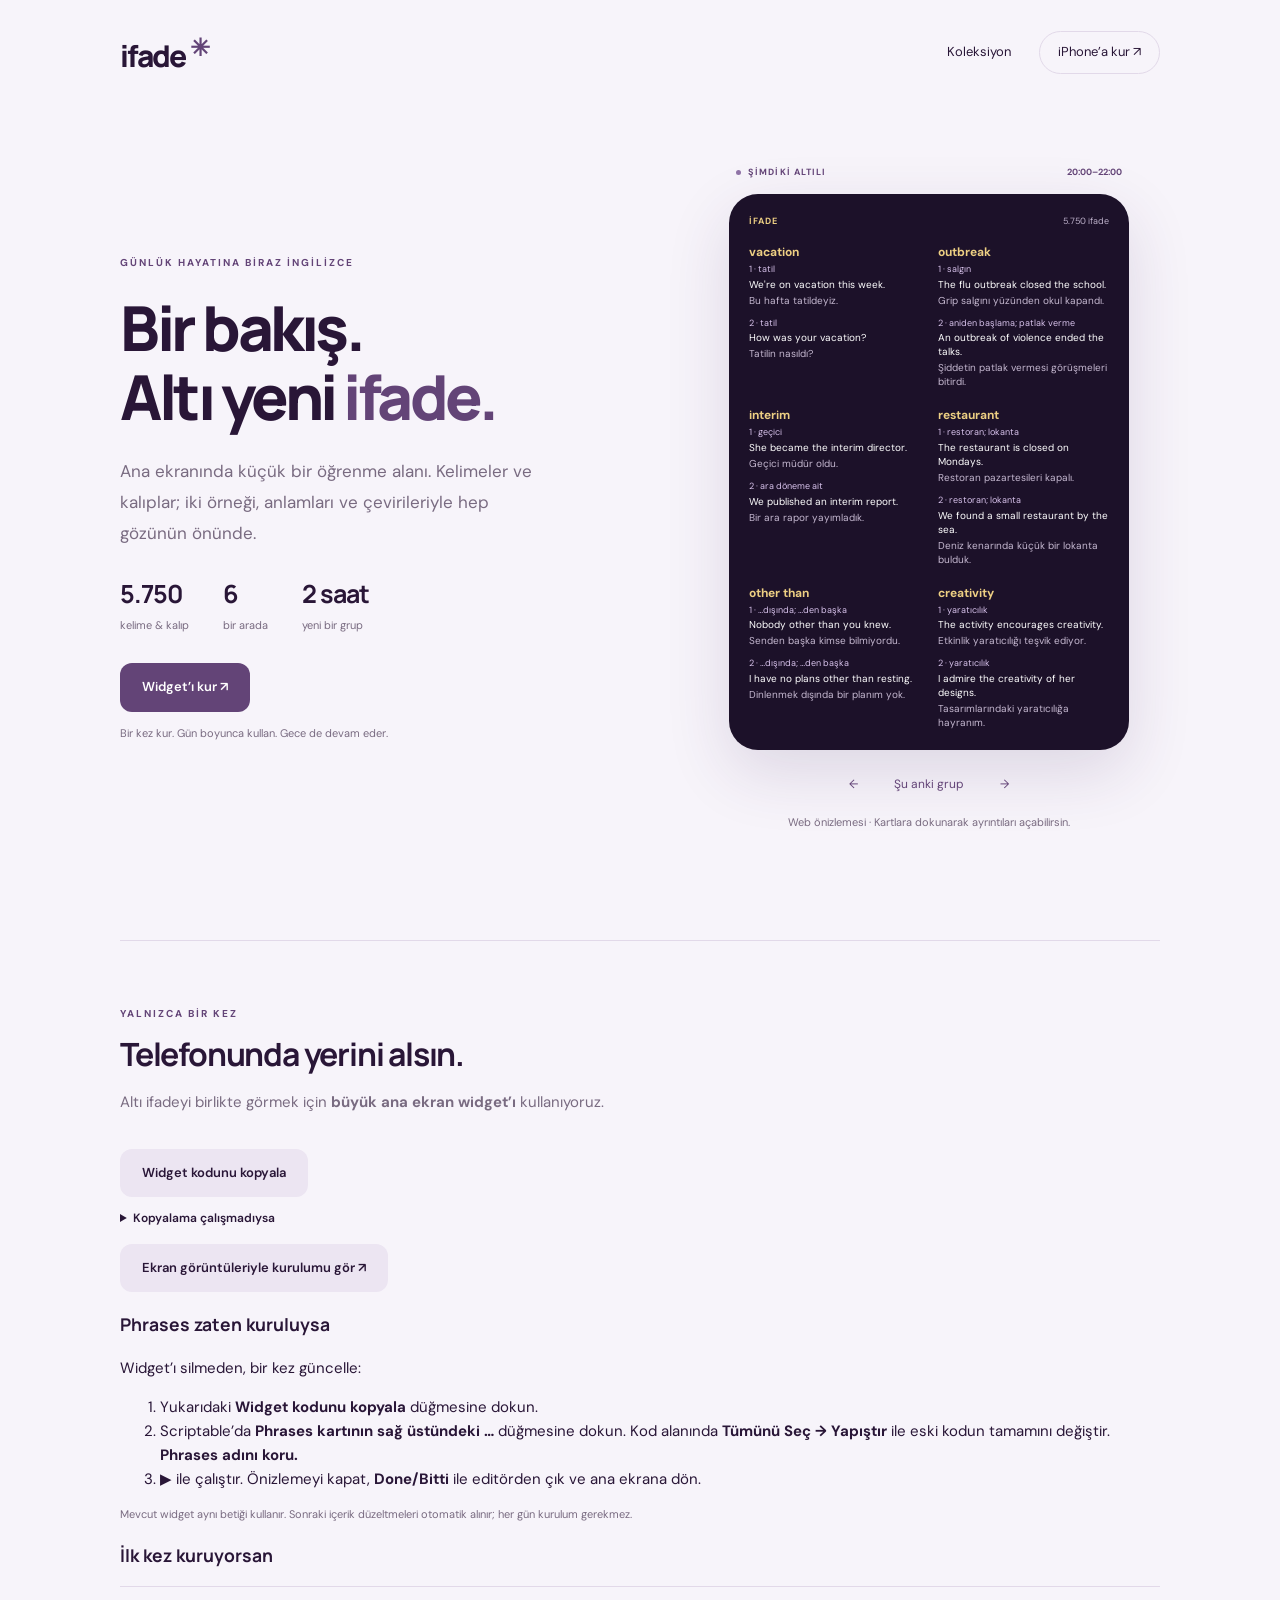
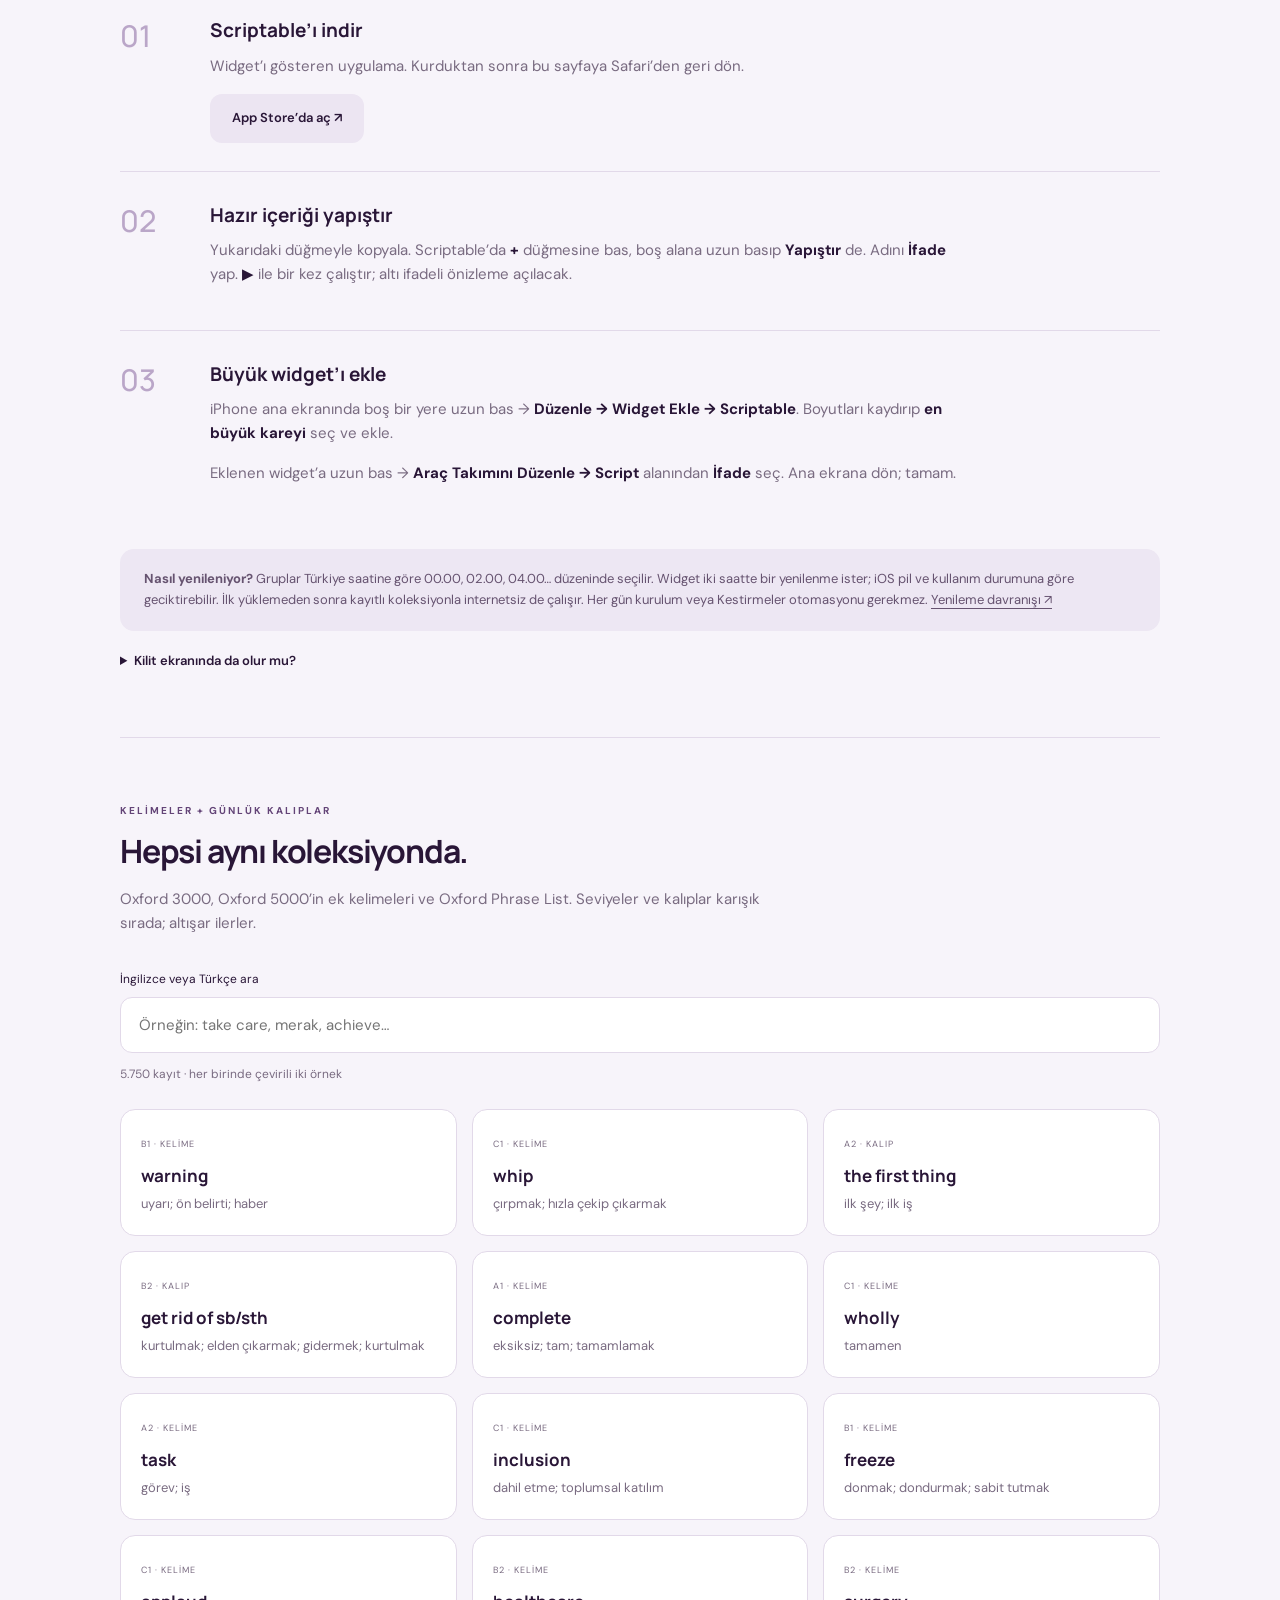
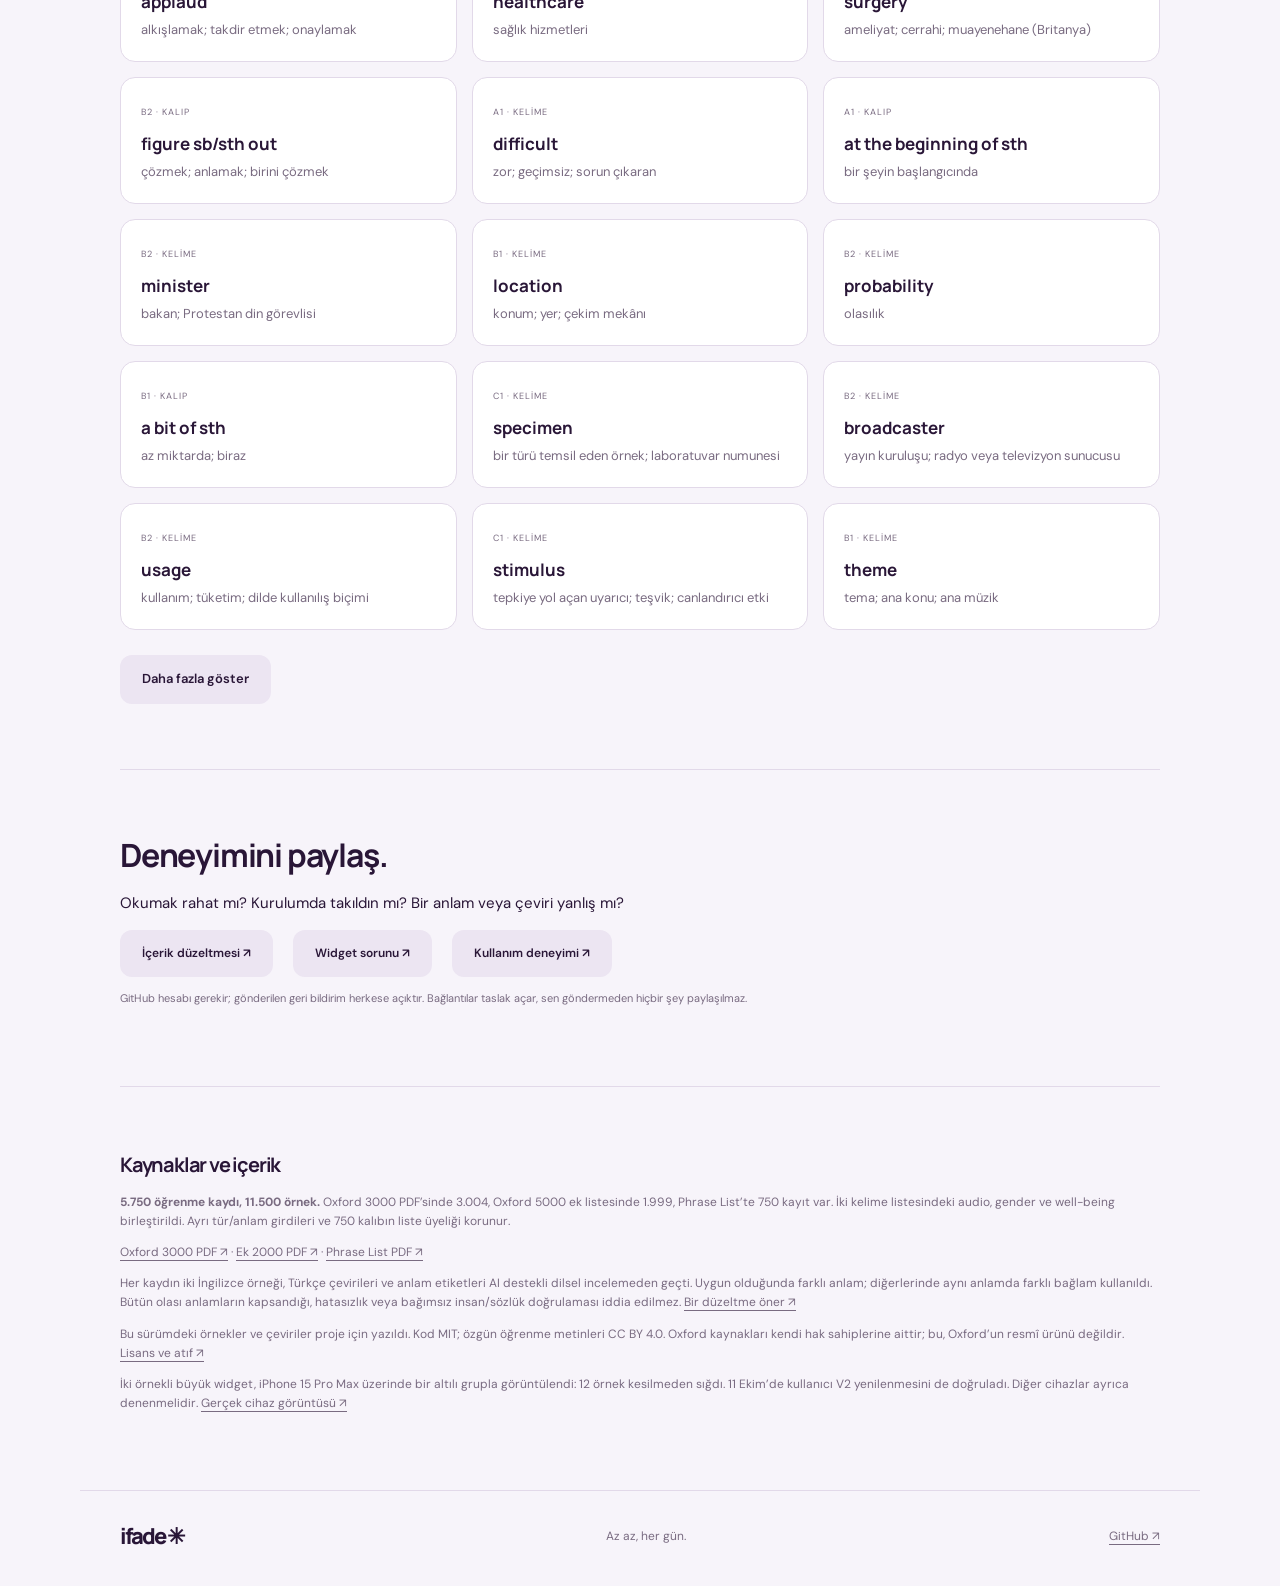
<file: index.html>
<!doctype html>
<html lang="tr"><head><meta charset="utf-8"><meta name="viewport" content="width=device-width,initial-scale=1"><meta name="theme-color" content="#1c1129"><title>İfade — Bir bakış, altı ifade</title><meta name="description" content="Oxford kelimeleri ve kalıpları: Türkçe anlam ve çevirili örneklerle, iki saatte bir altı ifade. iPhone ana ekran widget’ı."><link rel="stylesheet" href="widget-site-v2.css?v=20261010b"><script defer src="widget-core-v2.js?v=20261010b"></script><script defer src="widget-site-v2.js?v=20261010b"></script></head>
<body><header class="nav"><a class="brand" href="./">ifade<sup>✳</sup></a><nav><a href="#koleksiyon">Koleksiyon</a><a class="pill" href="#kurulum">iPhone’a kur ↗</a></nav></header>
<main><section class="hero"><div class="intro"><p class="eyebrow">GÜNLÜK HAYATINA BİRAZ İNGİLİZCE</p><h1>Bir bakış.<br>Altı yeni <em>ifade.</em></h1><p class="lede">Ana ekranında küçük bir öğrenme alanı. Kelimeler ve kalıplar; iki örneği, anlamları ve çevirileriyle hep gözünün önünde.</p><div class="stats"><div><strong id="count">5.750</strong><span>kelime & kalıp</span></div><div><strong>6</strong><span>bir arada</span></div><div><strong>2 saat</strong><span>yeni bir grup</span></div></div><a class="primary" href="#kurulum">Widget’ı kur ↗</a><p class="fine">Bir kez kur. Gün boyunca kullan. Gece de devam eder.</p></div>
<div class="preview-wrap"><div class="preview-caption"><span class="dot"></span> ŞİMDİKİ ALTILI <span id="slot-time"></span></div><div class="widget-preview"><div class="widget-head"><b>İFADE</b><span id="widget-count">Koleksiyon yükleniyor…</span></div><div id="current-six" class="six" aria-live="polite"><p>İfadeler yükleniyor…</p></div></div><div class="preview-footer"><button id="prev" aria-label="Önceki altılı">←</button><button id="now">Şu anki grup</button><button id="next" aria-label="Sonraki altılı">→</button></div><p class="fine center">Web önizlemesi · Kartlara dokunarak ayrıntıları açabilirsin.</p></div></section>
<section id="kurulum" class="section"><div class="section-heading"><p class="eyebrow">YALNIZCA BİR KEZ</p><h2>Telefonunda yerini alsın.</h2><p>Altı ifadeyi birlikte görmek için <strong>büyük ana ekran widget’ı</strong> kullanıyoruz.</p></div><div class="actions"><button class="secondary" id="copy-script">Widget kodunu kopyala</button></div><p id="copy-status" role="status"></p><details id="manual-copy"><summary>Kopyalama çalışmadıysa</summary><p>Alana dokun, tümünü seçip kopyala.</p><textarea id="script-text" readonly aria-label="Hazır widget kodu"></textarea><a href="Ifade-v2.js" download>Dosya olarak indir</a></details><p><a class="secondary" href="kurulum-gorselli.html">Ekran görüntüleriyle kurulumu gör ↗</a></p><h3>Phrases zaten kuruluysa</h3><p>Widget’ı silmeden, bir kez güncelle:</p>
<ol><li>Yukarıdaki <strong>Widget kodunu kopyala</strong> düğmesine dokun.</li>
<li>Scriptable’da <strong>Phrases kartının sağ üstündeki …</strong> düğmesine dokun. Kod alanında <strong>Tümünü Seç → Yapıştır</strong> ile eski kodun tamamını değiştir. <strong>Phrases adını koru.</strong></li>
<li><strong>▶</strong> ile çalıştır. Önizlemeyi kapat, <strong>Done/Bitti</strong> ile editörden çık ve ana ekrana dön.</li></ol>
<p class="fine">Mevcut widget aynı betiği kullanır. Sonraki içerik düzeltmeleri otomatik alınır; her gün kurulum gerekmez.</p><h3>İlk kez kuruyorsan</h3><ol class="steps"><li><span class="step-number">01</span><div><h3>Scriptable’ı indir</h3><p>Widget’ı gösteren uygulama. Kurduktan sonra bu sayfaya Safari’den geri dön.</p><a class="secondary" href="https://apps.apple.com/app/scriptable/id1405459188">App Store’da aç ↗</a></div></li><li><span class="step-number">02</span><div><h3>Hazır içeriği yapıştır</h3><p>Yukarıdaki düğmeyle kopyala. Scriptable’da <strong>+</strong> düğmesine bas, boş alana uzun basıp <strong>Yapıştır</strong> de. Adını <strong>İfade</strong> yap. <strong>▶</strong> ile bir kez çalıştır; altı ifadeli önizleme açılacak.</p></div></li><li><span class="step-number">03</span><div><h3>Büyük widget’ı ekle</h3><p>iPhone ana ekranında boş bir yere uzun bas → <strong>Düzenle → Widget Ekle → Scriptable</strong>. Boyutları kaydırıp <strong>en büyük kareyi</strong> seç ve ekle.</p><p>Eklenen widget’a uzun bas → <strong>Araç Takımını Düzenle → Script</strong> alanından <strong>İfade</strong> seç. Ana ekrana dön; tamam.</p></div></li></ol><aside class="note"><strong>Nasıl yenileniyor?</strong> Gruplar Türkiye saatine göre 00.00, 02.00, 04.00… düzeninde seçilir. Widget iki saatte bir yenilenme ister; iOS pil ve kullanım durumuna göre geciktirebilir. İlk yüklemeden sonra kayıtlı koleksiyonla internetsiz de çalışır. Her gün kurulum veya Kestirmeler otomasyonu gerekmez. <a href="https://docs.scriptable.app/listwidget/#refreshafterdate">Yenileme davranışı ↗</a></aside><details class="faq"><summary>Kilit ekranında da olur mu?</summary><p>Kilit ekranındaki küçük alan altı çevirili örnek için yeterli değil. Scriptable’ın dikdörtgen kilit ekranı widget’ını aynı İfade betiğine bağlarsan mevcut gruptan tek ifade gösterir. Altılının tamamı ana ekrandadır.</p></details></section>
<section id="koleksiyon" class="section"><div class="section-heading"><p class="eyebrow">KELİMELER + GÜNLÜK KALIPLAR</p><h2>Hepsi aynı koleksiyonda.</h2><p>Oxford 3000, Oxford 5000’in ek kelimeleri ve Oxford Phrase List. Seviyeler ve kalıplar karışık sırada; altışar ilerler.</p></div><label class="search-label" for="search">İngilizce veya Türkçe ara</label><input id="search" type="search" placeholder="Örneğin: take care, merak, achieve…" autocomplete="off"><p id="search-status" role="status"></p><div id="results" class="results"></div><button class="secondary" id="more">Daha fazla göster</button></section>
<section id="geri-bildirim" class="section"><h2>Deneyimini paylaş.</h2><p>Okumak rahat mı? Kurulumda takıldın mı? Bir anlam veya çeviri yanlış mı?</p><div class="actions"><a class="secondary" href="https://github.com/kuurtali/uc-ifade/issues/new?title=%C4%B0%C3%A7erik+d%C3%BCzeltmesi&amp;body=Kelime%2Fkal%C4%B1p+veya+kart+ba%C4%9Flant%C4%B1s%C4%B1%3A%0A%C3%96rnek%3A+1+%2F+2%0ASorun%3A%0A%C3%96nerdi%C4%9Fim+d%C3%BCzeltme%3A%0AVarsa+s%C3%B6zl%C3%BCk+ba%C4%9Flant%C4%B1s%C4%B1%3A%0A">İçerik düzeltmesi ↗</a><a class="secondary" href="https://github.com/kuurtali/uc-ifade/issues/new?title=Widget+sorunu&amp;body=iPhone+modeli%3A%0AiOS+ve+Scriptable+s%C3%BCr%C3%BCm%C3%BC%3A%0AWidget+boyutu%3A%0ABekledi%C4%9Fim+davran%C4%B1%C5%9F%3A%0AG%C3%B6rd%C3%BC%C4%9F%C3%BCm+davran%C4%B1%C5%9F+ve+saat%3A%0AScriptable+i%C3%A7inde+%C3%A7al%C4%B1%C5%9Ft%C4%B1r%C4%B1nca+ne+oluyor%3F%0AKi%C5%9Fisel+bildirimleri+gizlenmi%C5%9F+ekran+g%C3%B6r%C3%BCnt%C3%BCs%C3%BC+%28iste%C4%9Fe+ba%C4%9Fl%C4%B1%29%3A%0A">Widget sorunu ↗</a><a class="secondary" href="https://github.com/kuurtali/uc-ifade/issues/new?title=Kullan%C4%B1m+deneyimi&amp;body=Ne+kadar+s%C3%BCredir+kullan%C4%B1yorum%3F%0AOkunabilirlik+%281%E2%80%935%29%3A%0A%C4%B0ki+%C3%B6rnek+faydal%C4%B1+m%C4%B1%3F%0ATak%C4%B1ld%C4%B1%C4%9F%C4%B1m+kurulum+ad%C4%B1m%C4%B1+veya+kullan%C4%B1m+sorunu%3A%0AEn+%C3%A7ok+istedi%C4%9Fim+tek+iyile%C5%9Ftirme%3A%0A">Kullanım deneyimi ↗</a></div><p class="fine">GitHub hesabı gerekir; gönderilen geri bildirim herkese açıktır. Bağlantılar taslak açar, sen göndermeden hiçbir şey paylaşılmaz.</p></section><section class="section credits"><h2>Kaynaklar ve içerik</h2>
<p><strong>5.750 öğrenme kaydı, 11.500 örnek.</strong> Oxford 3000 PDF’sinde 3.004, Oxford 5000 ek listesinde 1.999, Phrase List’te 750 kayıt var. İki kelime listesindeki audio, gender ve well-being birleştirildi. Ayrı tür/anlam girdileri ve 750 kalıbın liste üyeliği korunur.</p>
<p><a href="https://www.oxfordlearnersdictionaries.com/external/pdf/wordlists/oxford-3000-5000/The_Oxford_3000.pdf">Oxford 3000 PDF ↗</a> · <a href="https://www.oxfordlearnersdictionaries.com/external/pdf/wordlists/oxford-3000-5000/The_Oxford_5000.pdf">Ek 2000 PDF ↗</a> · <a href="https://www.oxfordlearnersdictionaries.com/external/pdf/wordlists/oxford-phrase-list/Oxford%20Phrase%20List.pdf">Phrase List PDF ↗</a></p>
<p>Her kaydın iki İngilizce örneği, Türkçe çevirileri ve anlam etiketleri AI destekli dilsel incelemeden geçti. Uygun olduğunda farklı anlam; diğerlerinde aynı anlamda farklı bağlam kullanıldı. Bütün olası anlamların kapsandığı, hatasızlık veya bağımsız insan/sözlük doğrulaması iddia edilmez. <a href="https://github.com/kuurtali/uc-ifade/issues/new">Bir düzeltme öner ↗</a></p>
<p>Bu sürümdeki örnekler ve çeviriler proje için yazıldı. Kod MIT; özgün öğrenme metinleri CC BY 4.0. Oxford kaynakları kendi hak sahiplerine aittir; bu, Oxford’un resmî ürünü değildir. <a href="https://github.com/kuurtali/uc-ifade/blob/main/CONTENT-LICENSE.md">Lisans ve atıf ↗</a></p>
<p>İki örnekli büyük widget, iPhone 15 Pro Max üzerinde bir altılı grupla görüntülendi: 12 örnek kesilmeden sığdı. 11 Ekim’de kullanıcı V2 yenilenmesini de doğruladı. Diğer cihazlar ayrıca denenmelidir. <a href="widget-iphone.jpg">Gerçek cihaz görüntüsü ↗</a></p></section></main>
<footer><span class="brand">ifade ✳</span><span>Az az, her gün.</span><a href="https://github.com/kuurtali/uc-ifade">GitHub ↗</a></footer>
<dialog id="detail"><button class="close" aria-label="Ayrıntıyı kapat">×</button><div id="detail-body"></div></dialog></body></html>
</file>
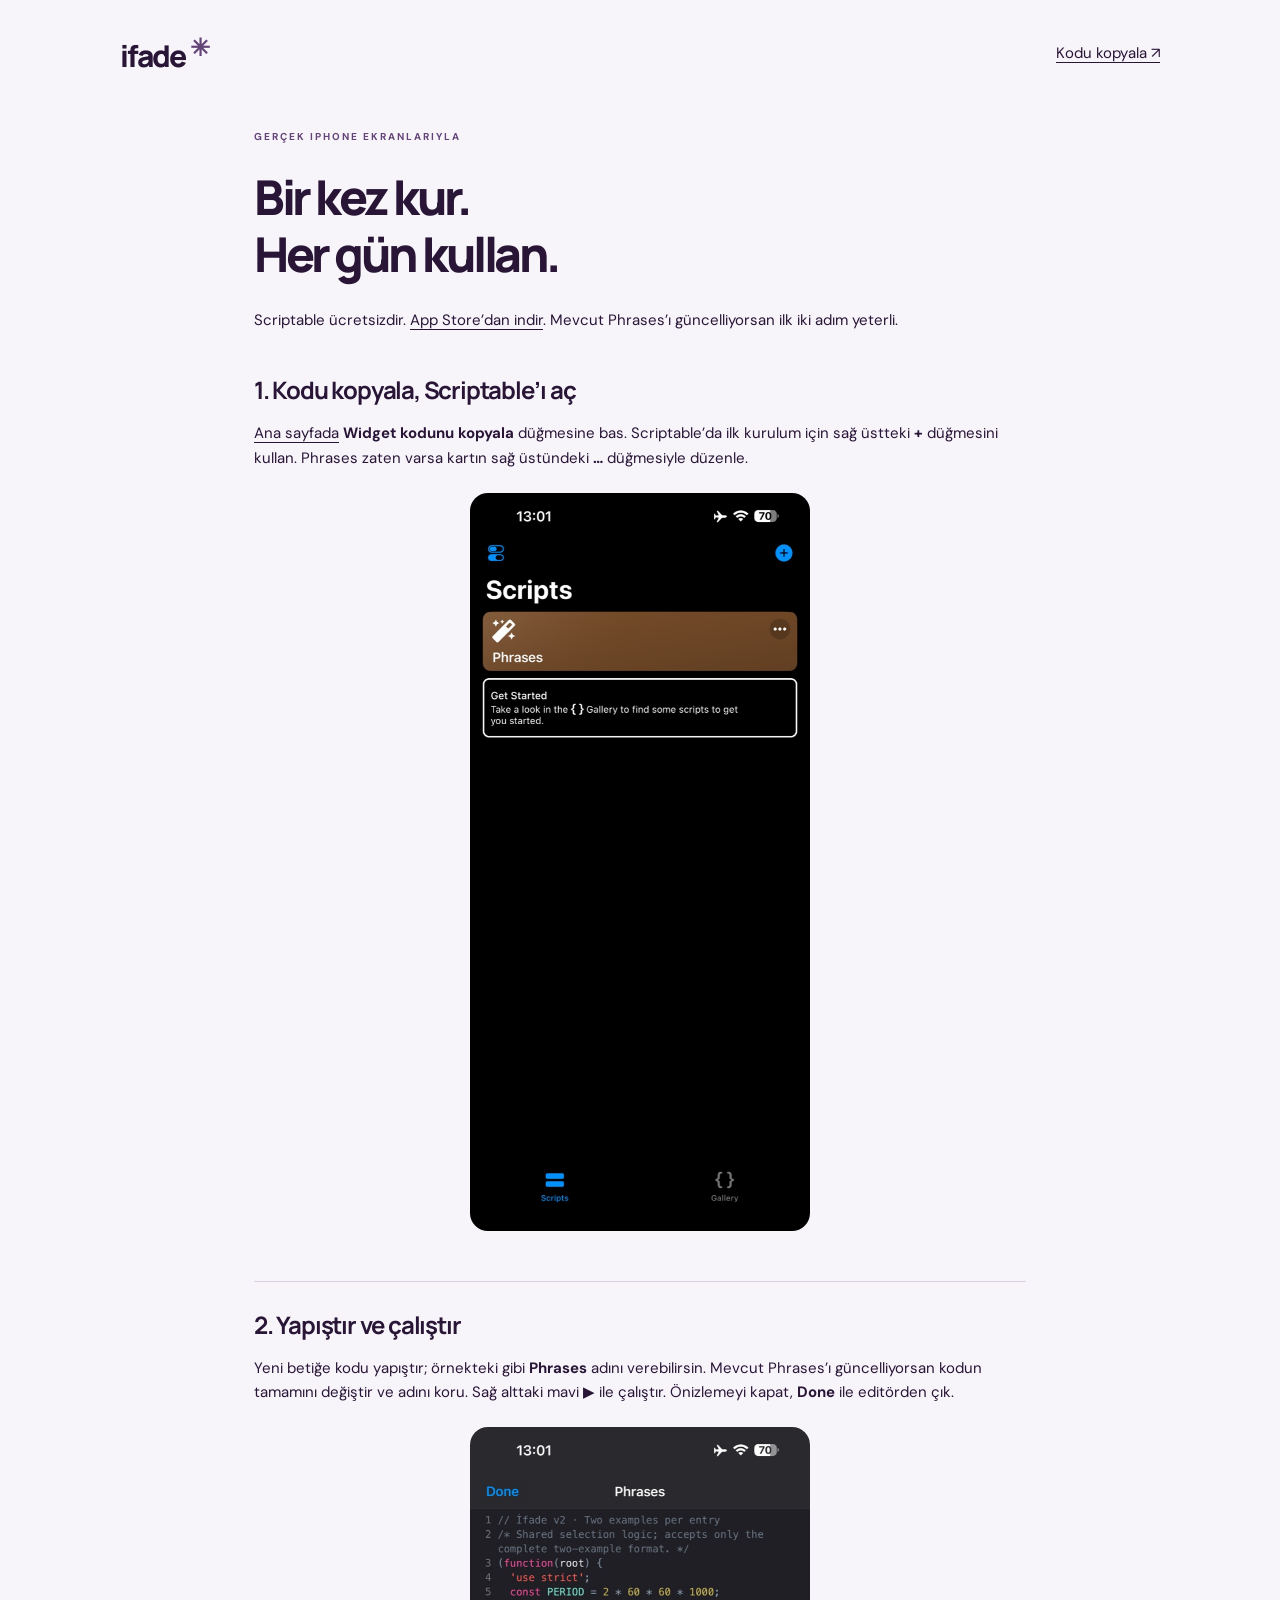
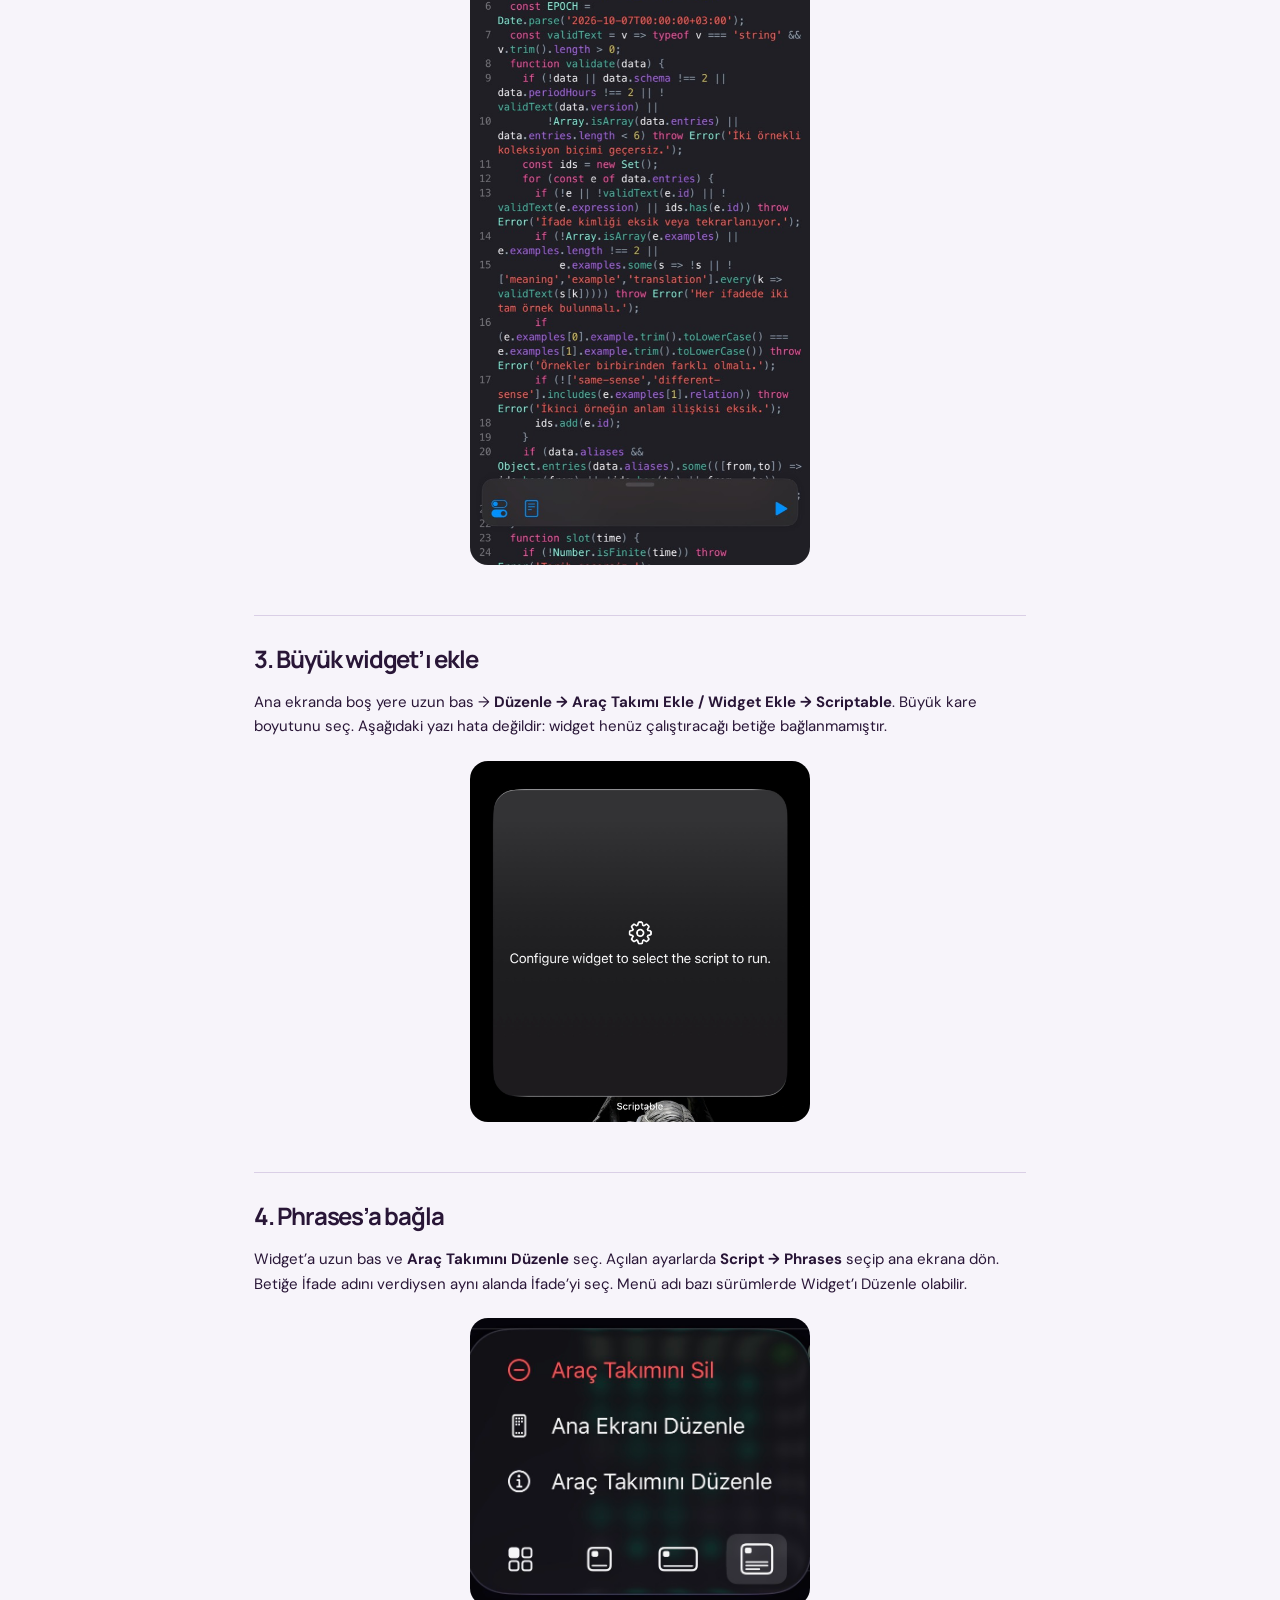
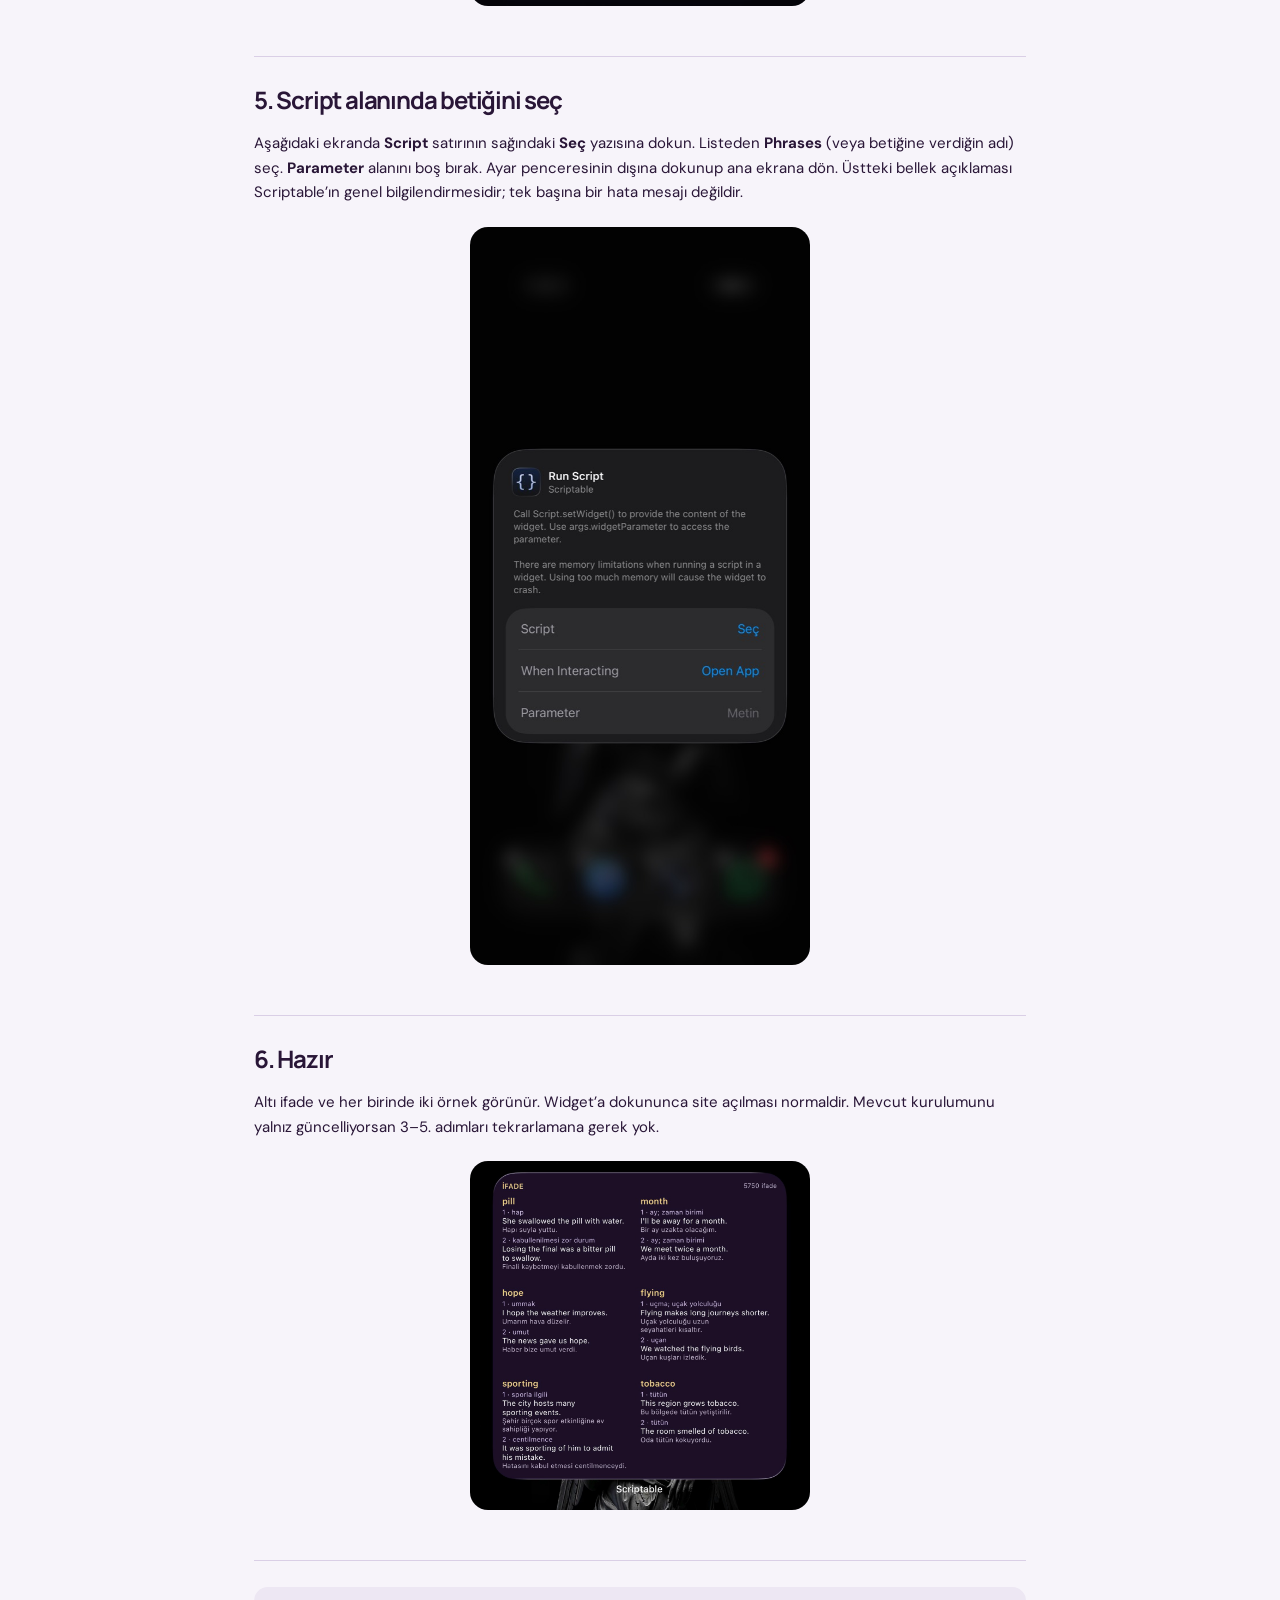
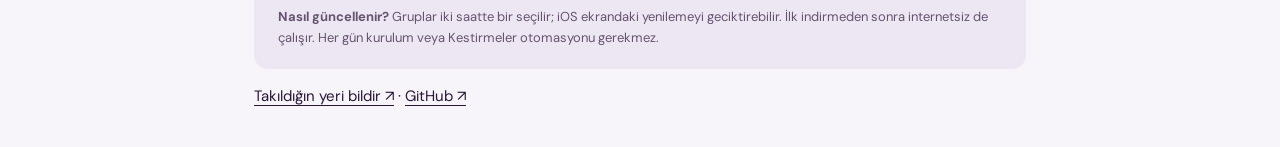
<file: kurulum-gorselli.html>
<!doctype html><html lang="tr"><head><meta charset="utf-8"><meta name="viewport" content="width=device-width,initial-scale=1"><title>İfade — Görselli iPhone kurulumu</title><link rel="stylesheet" href="widget-site-v2.css?v=20261010b"><style>main{max-width:820px;margin:auto;padding:24px}article{padding:28px 0;border-bottom:1px solid #dacfe6}article img{display:block;width:100%;max-width:340px;height:auto;border-radius:18px;margin:22px auto}p{line-height:1.65}h1{font-size:clamp(30px,6vw,48px);line-height:1.2}h2{font-size:24px}.note{margin-top:26px}</style></head><body><header class="nav"><a class="brand" href="./">ifade<sup>✳</sup></a><a href="./#kurulum">Kodu kopyala ↗</a></header><main><p class="eyebrow">GERÇEK IPHONE EKRANLARIYLA</p><h1>Bir kez kur.<br>Her gün kullan.</h1><p>Scriptable ücretsizdir. <a href="https://apps.apple.com/app/scriptable/id1405459188">App Store’dan indir</a>. Mevcut Phrases’ı güncelliyorsan ilk iki adım yeterli.</p><article id="adim-1"><h2>1. Kodu kopyala, Scriptable’ı aç</h2><p><a href="./#kurulum">Ana sayfada</a> <strong>Widget kodunu kopyala</strong> düğmesine bas. Scriptable’da ilk kurulum için sağ üstteki <strong>+</strong> düğmesini kullan. Phrases zaten varsa kartın sağ üstündeki <strong>…</strong> düğmesiyle düzenle.</p><img src="setup-scripts.jpg" alt="Scriptable betik listesi: sağ üstte artı ve Phrases kartında üç nokta" loading="lazy"></article><article id="adim-2"><h2>2. Yapıştır ve çalıştır</h2><p>Yeni betiğe kodu yapıştır; örnekteki gibi <strong>Phrases</strong> adını verebilirsin. Mevcut Phrases’ı güncelliyorsan kodun tamamını değiştir ve adını koru. Sağ alttaki mavi <strong>▶</strong> ile çalıştır. Önizlemeyi kapat, <strong>Done</strong> ile editörden çık.</p><img src="setup-editor.jpg" alt="Phrases kod editörü, Done ve sağ altta mavi çalıştır düğmesi" loading="lazy"></article><article id="adim-3"><h2>3. Büyük widget’ı ekle</h2><p>Ana ekranda boş yere uzun bas → <strong>Düzenle → Araç Takımı Ekle / Widget Ekle → Scriptable</strong>. Büyük kare boyutunu seç. Aşağıdaki yazı hata değildir: widget henüz çalıştıracağı betiğe bağlanmamıştır.</p><img src="setup-unconfigured.jpg" alt="Script seçilmemiş büyük Scriptable widget’ı ve yapılandırma mesajı" loading="lazy"></article><article id="adim-4"><h2>4. Phrases’a bağla</h2><p>Widget’a uzun bas ve <strong>Araç Takımını Düzenle</strong> seç. Açılan ayarlarda <strong>Script → Phrases</strong> seçip ana ekrana dön. Betiğe İfade adını verdiysen aynı alanda İfade’yi seç. Menü adı bazı sürümlerde Widget’ı Düzenle olabilir.</p><img src="setup-widget-menu.jpg" alt="Widget’a uzun basınca açılan Araç Takımını Düzenle menüsü" loading="lazy"></article><article id="adim-5"><h2>5. Script alanında betiğini seç</h2><p>Aşağıdaki ekranda <strong>Script</strong> satırının sağındaki <strong>Seç</strong> yazısına dokun. Listeden <strong>Phrases</strong> (veya betiğine verdiğin adı) seç. <strong>Parameter</strong> alanını boş bırak. Ayar penceresinin dışına dokunup ana ekrana dön. Üstteki bellek açıklaması Scriptable’ın genel bilgilendirmesidir; tek başına bir hata mesajı değildir.</p><img src="setup-script-select.jpg" alt="Scriptable widget ayarları: Script satırında Seç, When Interacting ve Parameter alanları" loading="lazy"></article><article id="adim-6"><h2>6. Hazır</h2><p>Altı ifade ve her birinde iki örnek görünür. Widget’a dokununca site açılması normaldir. Mevcut kurulumunu yalnız güncelliyorsan 3–5. adımları tekrarlamana gerek yok.</p><img src="widget-iphone-second.jpg" alt="iPhone ana ekranında pill, month, hope, flying, sporting ve tobacco ifadelerinin ikişer örnekle görünümü" loading="lazy"></article><aside class="note"><strong>Nasıl güncellenir?</strong> Gruplar iki saatte bir seçilir; iOS ekrandaki yenilemeyi geciktirebilir. İlk indirmeden sonra internetsiz de çalışır. Her gün kurulum veya Kestirmeler otomasyonu gerekmez.</aside><p><a href="./#geri-bildirim">Takıldığın yeri bildir ↗</a> · <a href="https://github.com/kuurtali/uc-ifade">GitHub ↗</a></p></main></body></html>
</file>
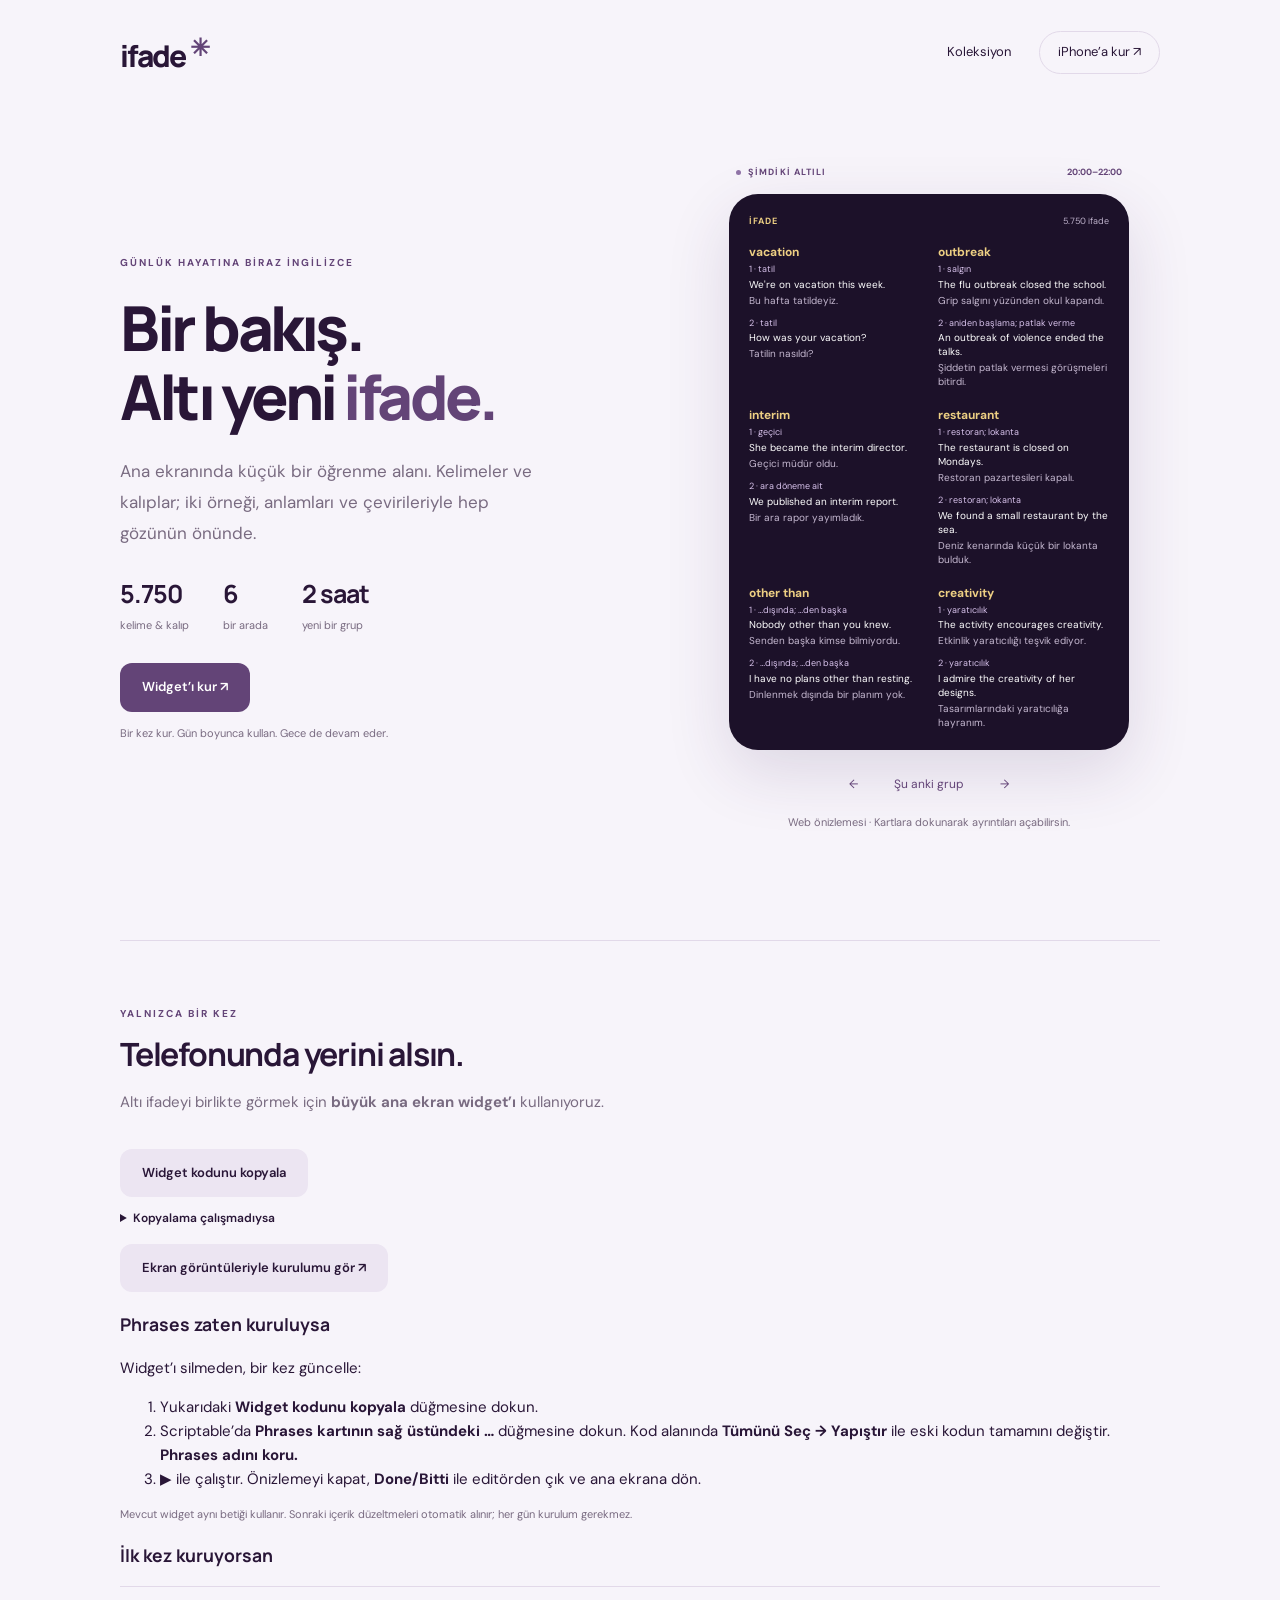
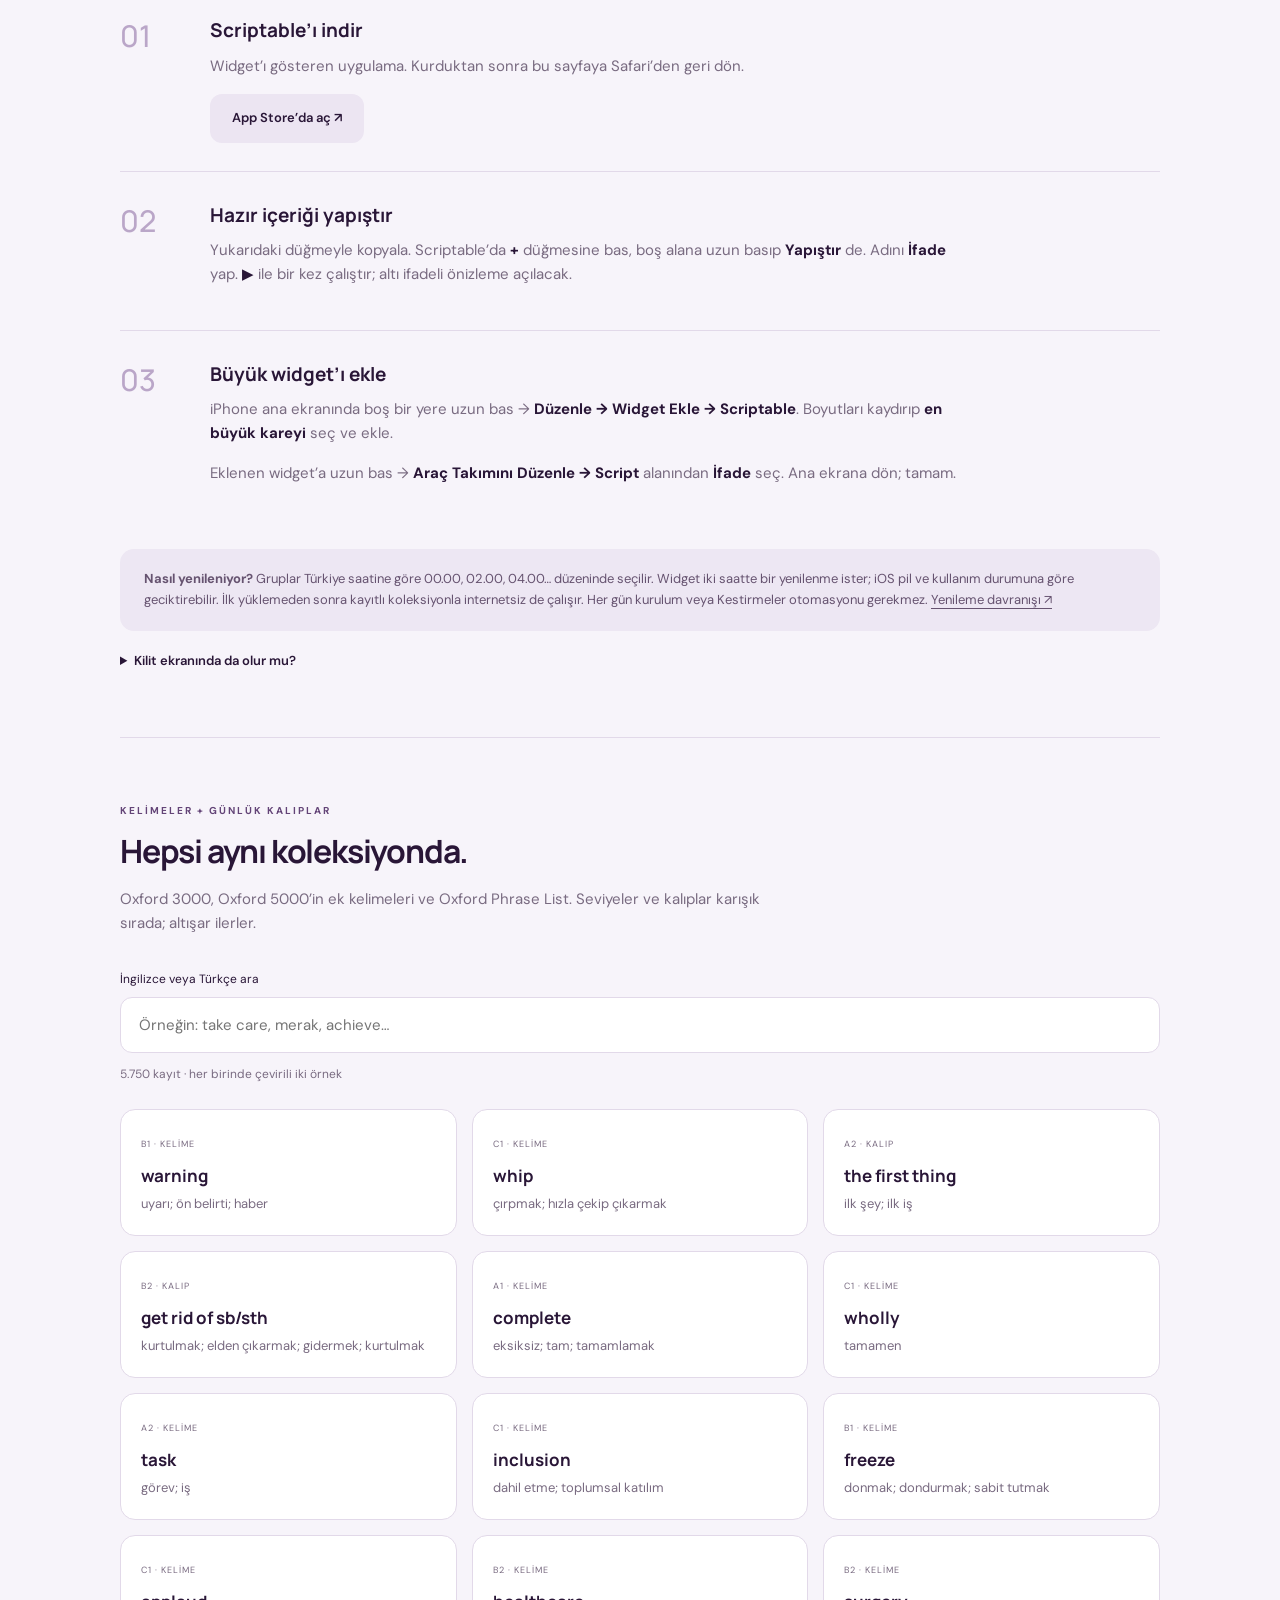
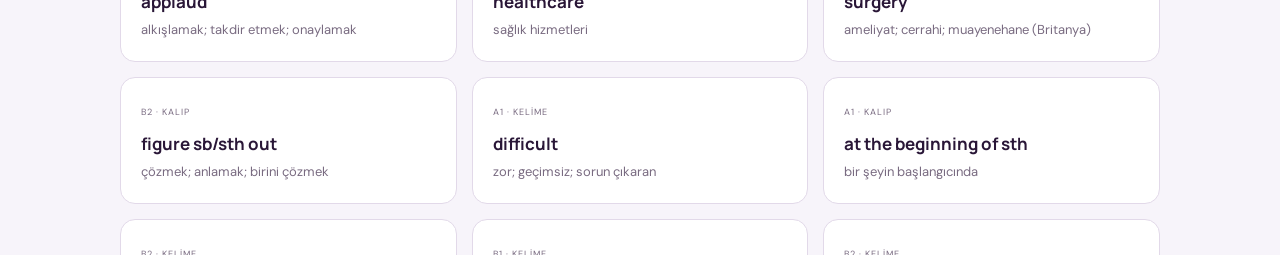
<file: kurulum.html>
<!doctype html><html lang="tr"><meta charset="utf-8"><meta name="viewport" content="width=device-width,initial-scale=1"><meta http-equiv="refresh" content="0;url=./#kurulum"><title>İfade kurulumu</title><p><a href="./#kurulum">Widget kurulumuna git</a></p></html>
</file>
<file: widget-site-v2.css>
@import url('https://fonts.googleapis.com/css2?family=DM+Sans:wght@400;500;600;700&family=Manrope:wght@400;500;600;700;800&display=swap');
:root{--bg:#f7f4fa;--ink:#291637;--muted:#796b81;--purple:#634477;--gold:#edcf83;--line:#e2d9e9}*{box-sizing:border-box}html{scroll-behavior:smooth;scroll-padding-top:30px}body{margin:0;background:var(--bg);color:var(--ink);font:15px/1.6 'DM Sans',system-ui,sans-serif}a{color:inherit;text-underline-offset:4px}button,input,textarea{font:inherit}button,a{touch-action:manipulation}button{cursor:pointer}button:disabled{cursor:wait;opacity:.65}button:focus-visible,a:focus-visible,input:focus-visible,summary:focus-visible{outline:3px solid #a17cbb;outline-offset:5px}.nav,main,footer{max-width:1120px;margin:auto;padding:0 40px}.nav{display:flex;align-items:center;justify-content:space-between;height:105px}.brand{font:800 30px 'Manrope',sans-serif;letter-spacing:-2px;text-decoration:none}.brand sup{font-size:24px;color:var(--purple);margin-left:5px}.nav nav{display:flex;gap:28px;align-items:center}.nav nav>a{text-decoration:none;font-size:13px}.pill{padding:10px 18px;border:1px solid var(--line);border-radius:25px}.hero{display:grid;grid-template-columns:1.1fr 1fr;gap:70px;align-items:center;padding:60px 0 95px}.eyebrow{font-size:10px;font-weight:700;letter-spacing:2px;color:var(--purple);margin:0 0 22px}h1,h2,h3{font-family:'Manrope',sans-serif}h1{font-size:62px;line-height:1.12;letter-spacing:-3.5px;margin:0 0 25px;font-weight:800}h1 em{color:var(--purple);font-style:normal}.lede{max-width:420px;font-size:17px;color:var(--muted);line-height:1.8}.stats{display:flex;gap:34px;margin:28px 0}.stats div{display:flex;flex-direction:column}.stats strong{font:700 25px 'Manrope',sans-serif;letter-spacing:-1px}.stats span{font-size:11px;color:var(--muted);margin-top:6px}.primary,.secondary{display:inline-flex;align-items:center;justify-content:center;gap:30px;border-radius:12px;text-decoration:none;font-size:13px;font-weight:600;padding:14px 22px;border:0}.primary{color:#fff;background:var(--purple)}.primary:hover{background:#493157}.secondary{background:#ece5f2;color:var(--ink)}.fine{font-size:11px;color:var(--muted);margin:13px 0}.center{text-align:center}.preview-wrap{max-width:400px;width:100%;margin:auto}.preview-caption{display:flex;align-items:center;gap:7px;font-size:9px;letter-spacing:1.1px;font-weight:700;margin:0 7px 15px;color:var(--purple)}#slot-time{margin-left:auto;letter-spacing:0}.dot{width:5px;height:5px;background:#8f73a6;border-radius:50%}.widget-preview{background:#1c1129;border-radius:29px;padding:20px;color:#fff;box-shadow:0 22px 65px #42235e24}.widget-head{display:flex;justify-content:space-between;font-size:9px;color:#bcb0c9;margin-bottom:15px}.widget-head b{color:var(--gold);letter-spacing:1px}.six{display:grid;grid-template-columns:repeat(2,minmax(0,1fr));gap:18px}.mini-card{color:inherit;text-decoration:none;display:block;min-width:0}.mini-card h3{font:700 12px/1.35 'DM Sans',sans-serif;color:var(--gold);margin:0 0 3px}.mini-card p{font-size:10px;line-height:1.4;margin:0}.mini-card .meaning{color:#e3d8ed;margin-bottom:5px}.mini-card .translation{color:#c5b8d0;margin-top:2px}.preview-footer{display:flex;align-items:center;justify-content:center;gap:10px;margin-top:18px}.preview-footer button{border:0;background:transparent;color:var(--purple);font-size:12px;border-radius:9px;padding:7px 13px}.preview-footer button:hover{background:#ece5f2}.section{border-top:1px solid var(--line);padding:65px 0}.section-heading{max-width:650px;margin-bottom:35px}.section-heading .eyebrow{margin-bottom:12px}h2{font-size:32px;line-height:1.25;letter-spacing:-1.2px;margin:0 0 16px}.section-heading p:not(.eyebrow){color:var(--muted)}.steps{list-style:none;padding:0;margin:0}.steps li{display:grid;grid-template-columns:70px 1fr;gap:20px;padding:28px 0;border-top:1px solid var(--line)}.step-number{font:500 30px 'Manrope',sans-serif;color:#baa6c8}.steps h3{font-size:19px;margin:0 0 8px}.steps p{max-width:750px;color:var(--muted);margin:6px 0 16px}.steps strong{color:var(--ink)}.actions{display:flex;gap:20px;align-items:center;flex-wrap:wrap}.actions a{font-size:12px}.note{background:#ede7f3;padding:20px 24px;border-radius:14px;font-size:13px;color:#665370;margin-top:20px}.note a{white-space:nowrap}.faq{font-size:13px;margin-top:20px}summary{cursor:pointer;font-weight:600}#manual-copy{margin-top:12px;font-size:12px}textarea{width:100%;height:140px;font:11px monospace;display:block;margin:10px 0}.search-label{display:block;font-size:12px;margin-bottom:8px}#search{width:100%;border:1px solid var(--line);border-radius:12px;background:white;padding:15px 18px;color:var(--ink);font-size:15px}#search-status{font-size:12px;color:var(--muted)}.results{display:grid;grid-template-columns:repeat(3,minmax(0,1fr));gap:15px;margin:25px 0}.result{background:#fff;border:1px solid var(--line);border-radius:15px;padding:20px;cursor:pointer;text-align:left;color:var(--ink)}.result:hover{border-color:#a17cbb}.result .tag{font-size:9px;color:var(--muted);letter-spacing:1px}.result h3{font-size:17px;margin:8px 0 5px}.result p{font-size:13px;margin:0;color:var(--muted)}.credits{font-size:12px;color:var(--muted)}.credits h2{font-size:20px;color:var(--ink)}footer{border-top:1px solid var(--line);padding-top:30px;padding-bottom:35px;display:flex;align-items:center;justify-content:space-between;font-size:12px;color:var(--muted)}footer .brand{font-size:22px;color:var(--ink)}dialog{border:1px solid var(--line);border-radius:22px;padding:35px;max-width:520px;width:calc(100% - 30px);color:var(--ink);background:var(--bg)}dialog::backdrop{background:#160b24aa;backdrop-filter:blur(4px)}.close{position:absolute;right:15px;top:10px;border:0;background:transparent;font-size:27px;color:var(--purple)}dialog h2{margin:20px 0 8px}dialog .meaning{color:var(--purple);font-weight:600}dialog .example{font-size:20px;line-height:1.45;margin-top:25px}dialog .translation{color:var(--muted)}dialog .attribution{font-size:10px;overflow-wrap:anywhere;margin-top:28px}dialog .source{font-size:11px}#copy-status{color:var(--purple);font-size:12px}.error{color:#9d2836}
@media(max-width:760px){.nav,main,footer{padding-left:23px;padding-right:23px}.nav{height:80px}.nav nav{gap:17px}.nav nav>a{font-size:11px}.hero{grid-template-columns:1fr;gap:35px;padding:35px 0 55px}h1{font-size:52px}.lede{font-size:15px}.stats{gap:35px}.preview-wrap{max-width:380px}.section{padding:45px 0}h2{font-size:27px}.steps li{grid-template-columns:35px 1fr;gap:15px}.step-number{font-size:23px}.results{grid-template-columns:repeat(2,minmax(0,1fr));gap:10px}.result{padding:14px}.result h3{font-size:15px}.actions{gap:12px}.note{padding:18px}.six{gap:16px 14px}.widget-preview{padding:18px}.nav .pill{padding:9px 12px}footer{gap:12px}footer span:not(.brand){display:none}}
@media(prefers-reduced-motion:reduce){html{scroll-behavior:auto}}

.sample+.sample{margin-top:9px}.mini-card .meaning{font-size:9px;color:#d7c2eb;margin-bottom:2px}dialog{max-height:85vh;overflow:auto}dialog .sample+.sample{margin-top:24px;padding-top:15px;border-top:1px solid var(--line)}dialog .example{margin-top:8px}dialog .source{display:block;margin:10px 0}
</file>
